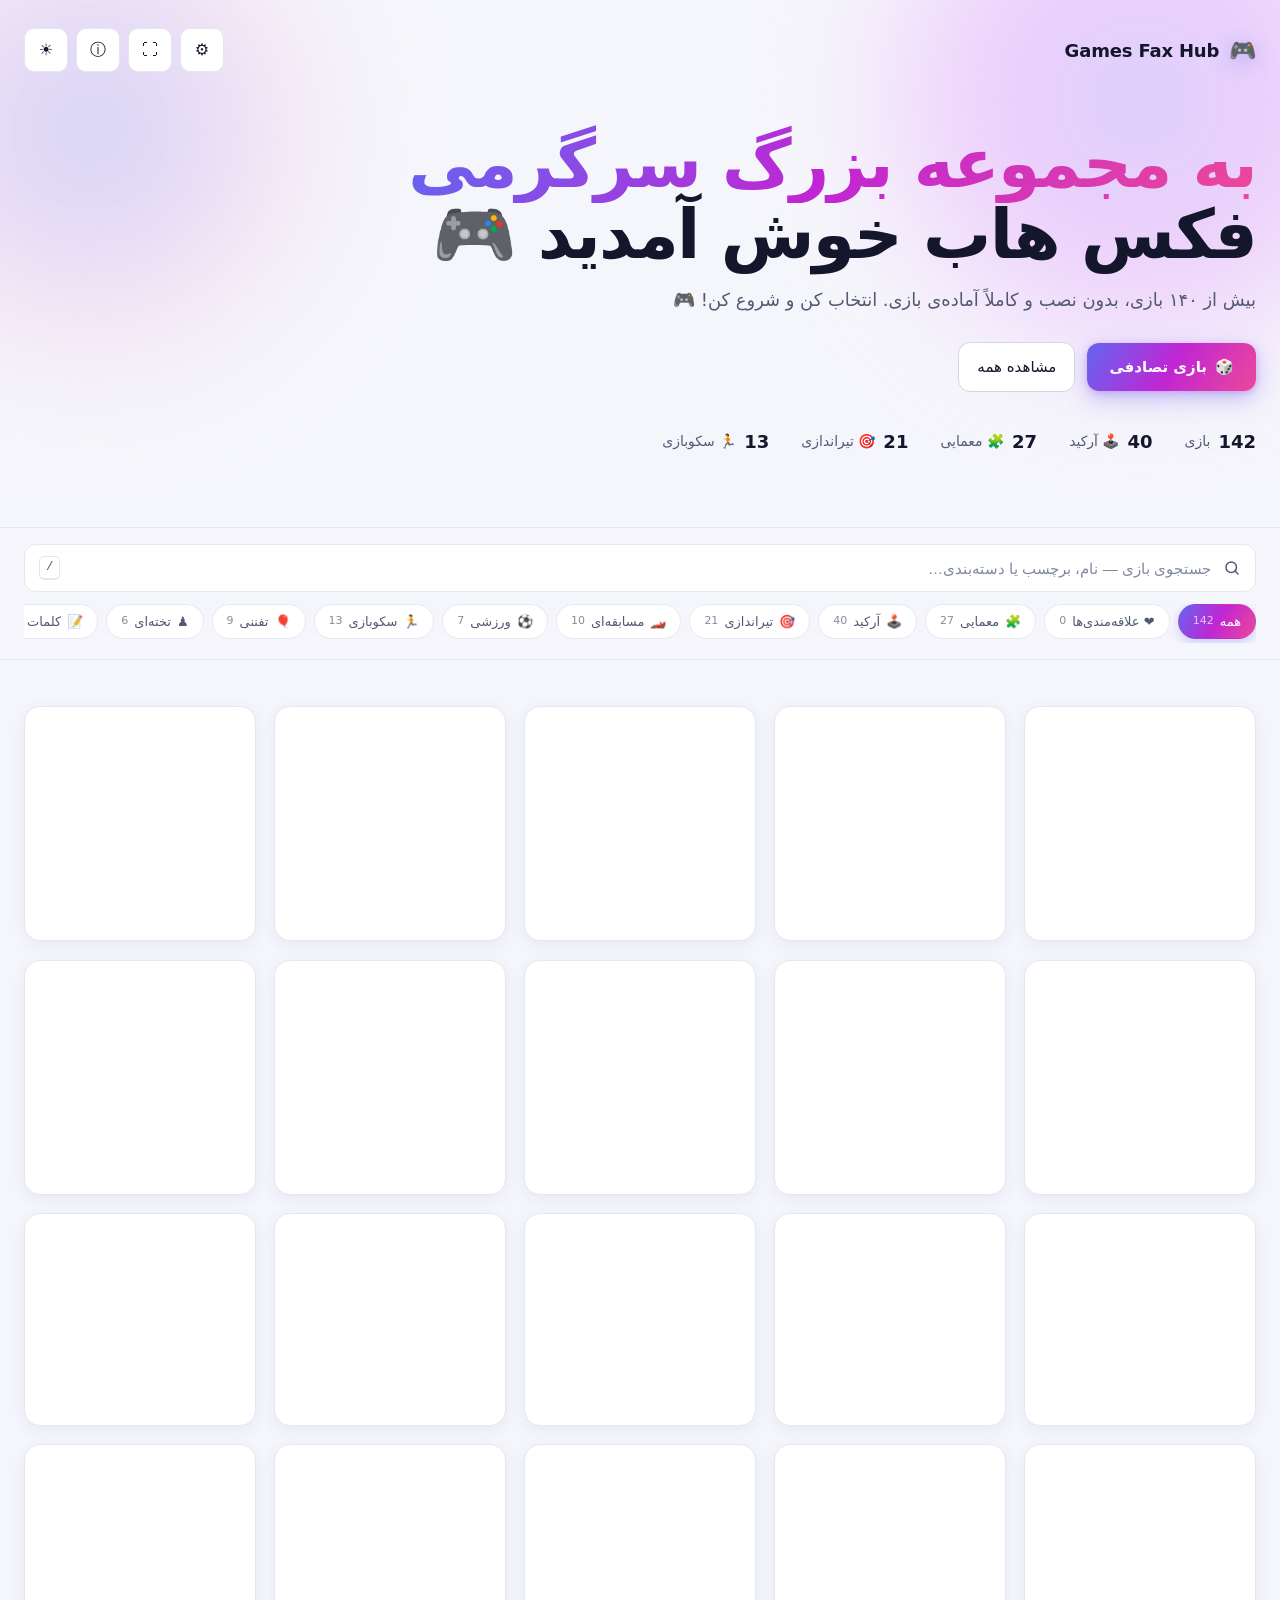
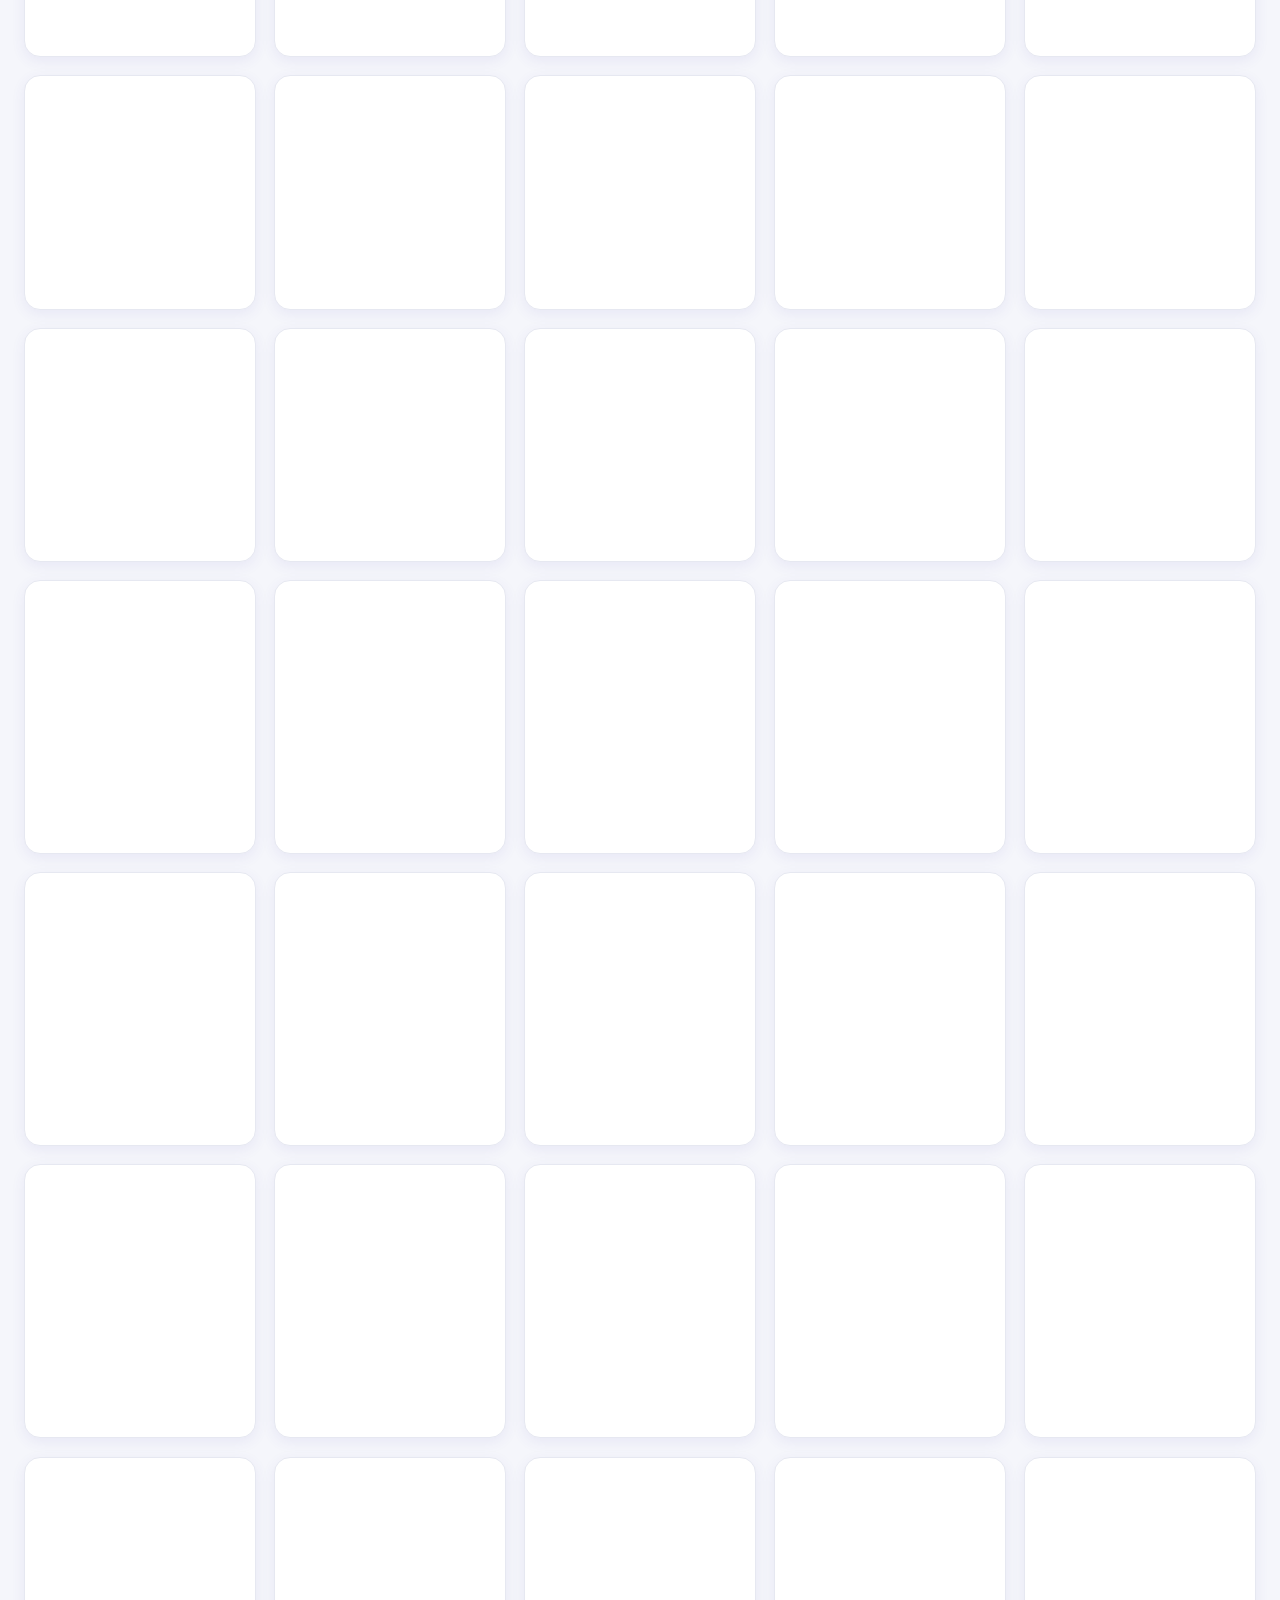
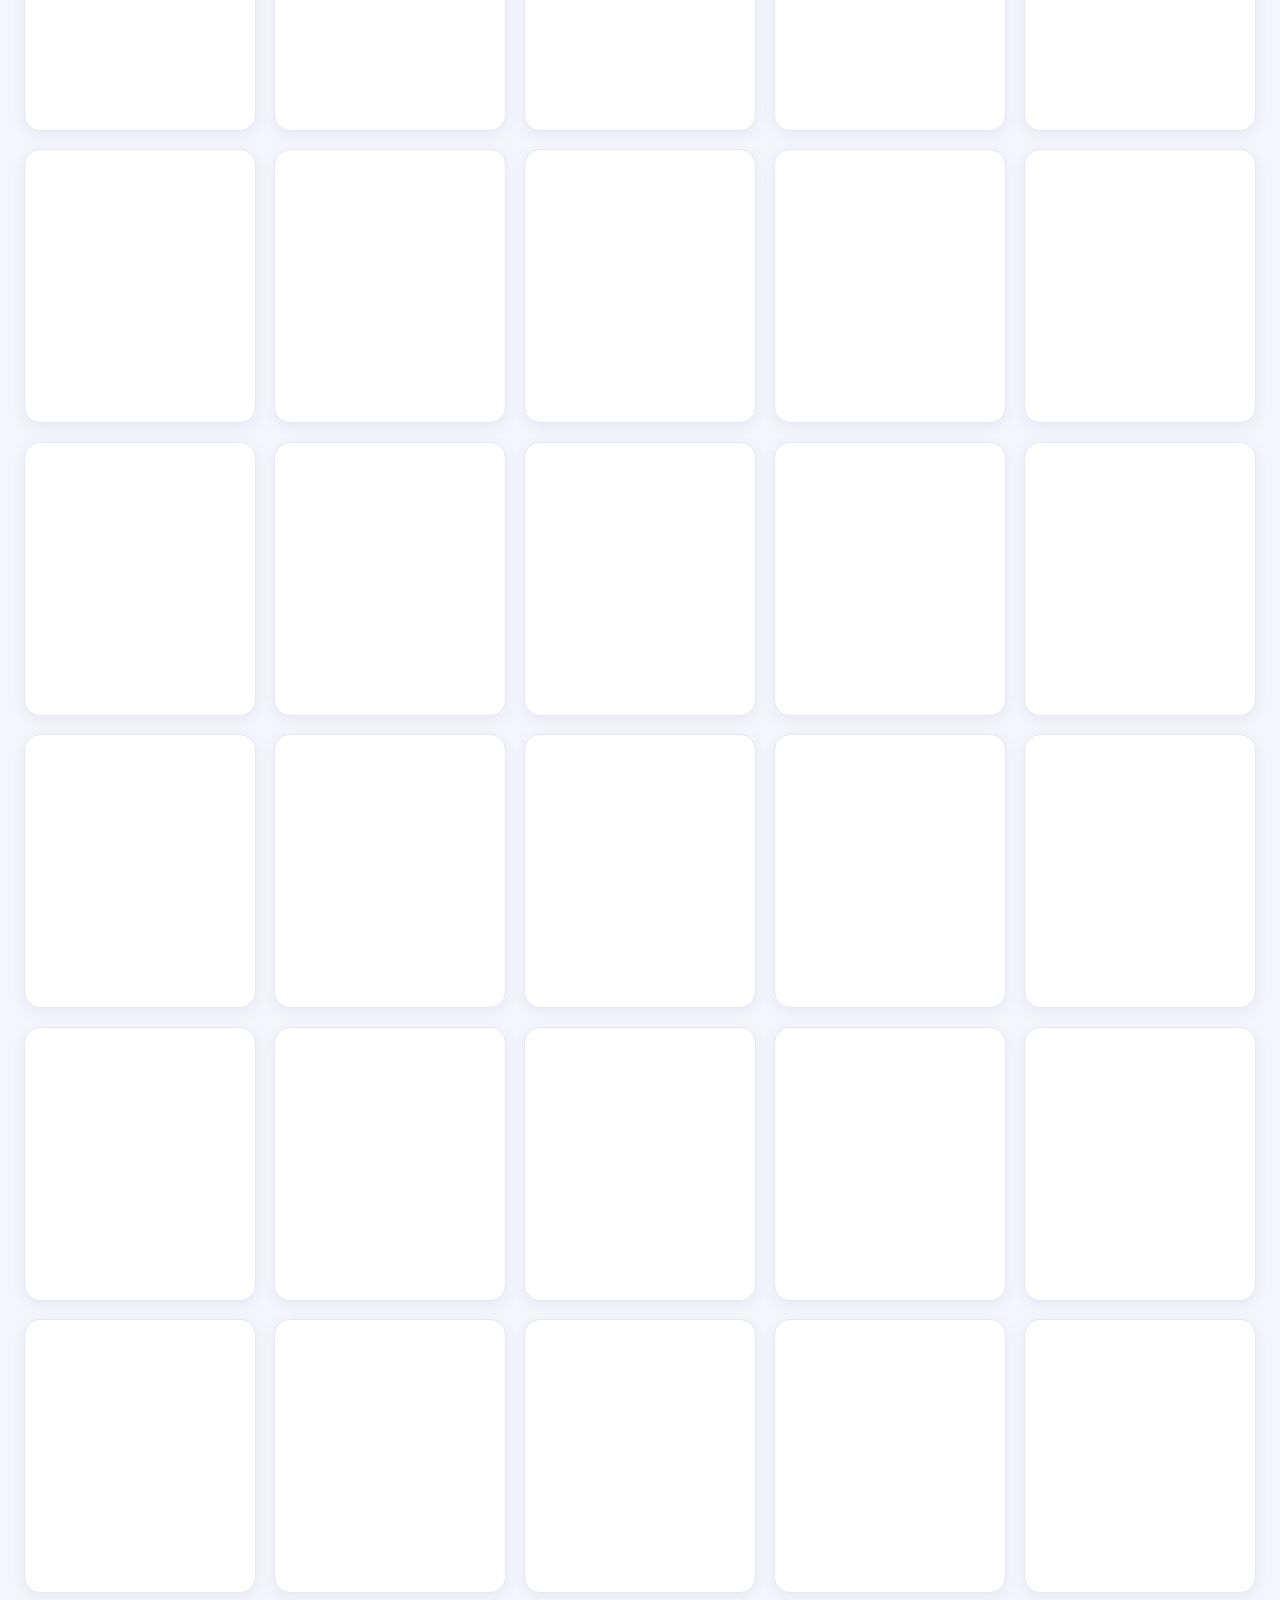
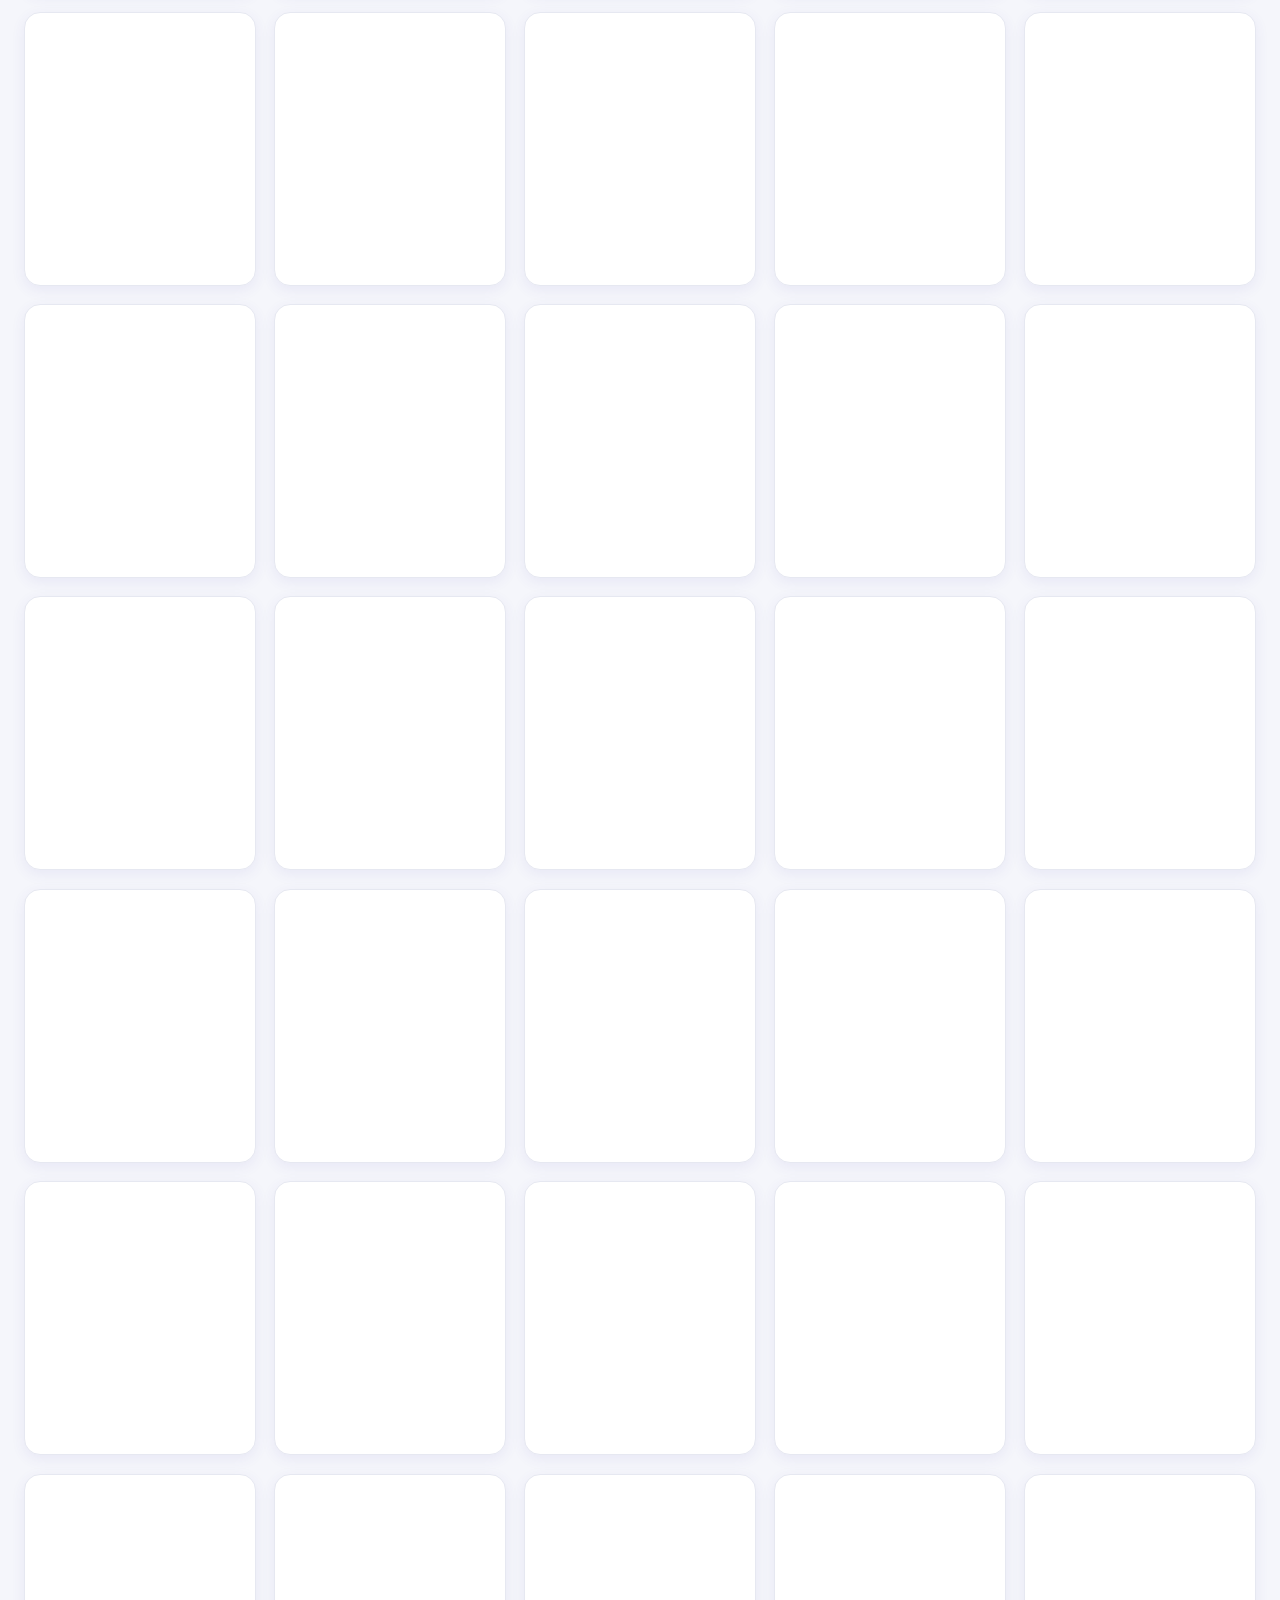
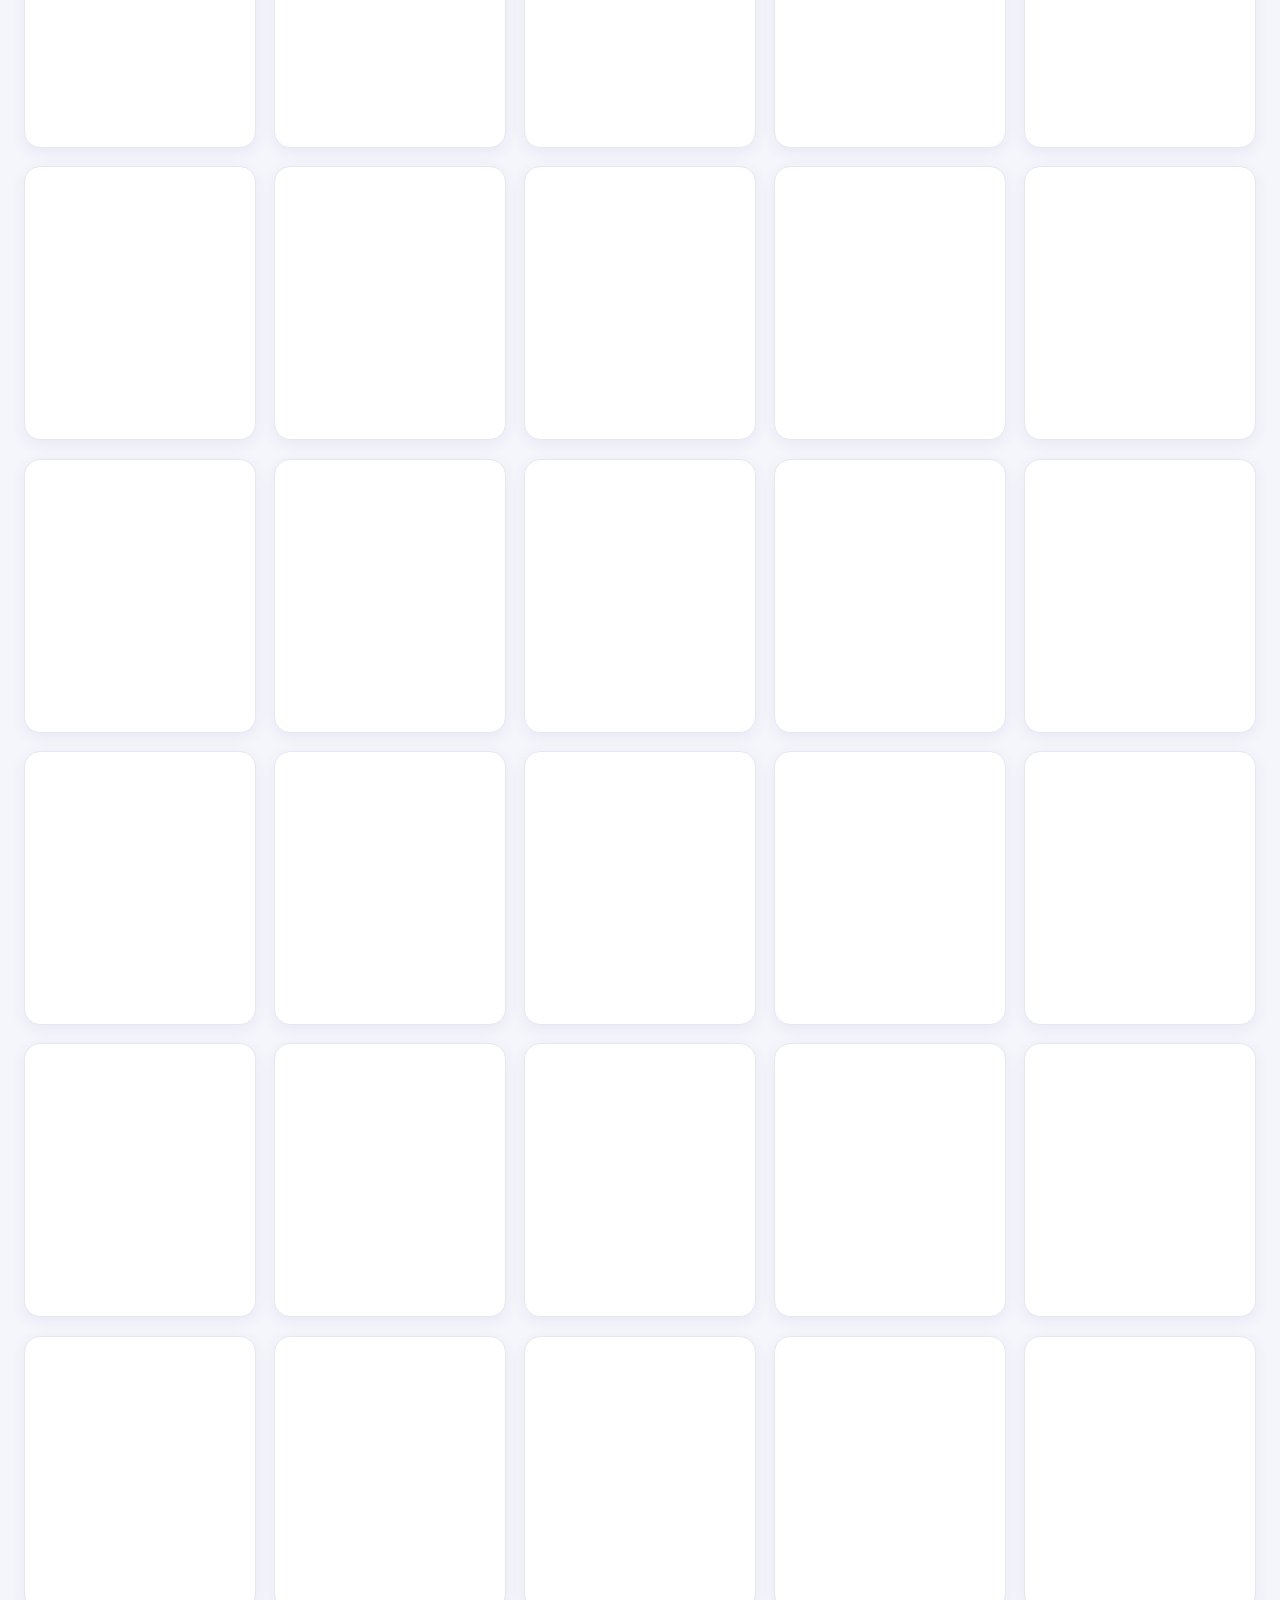
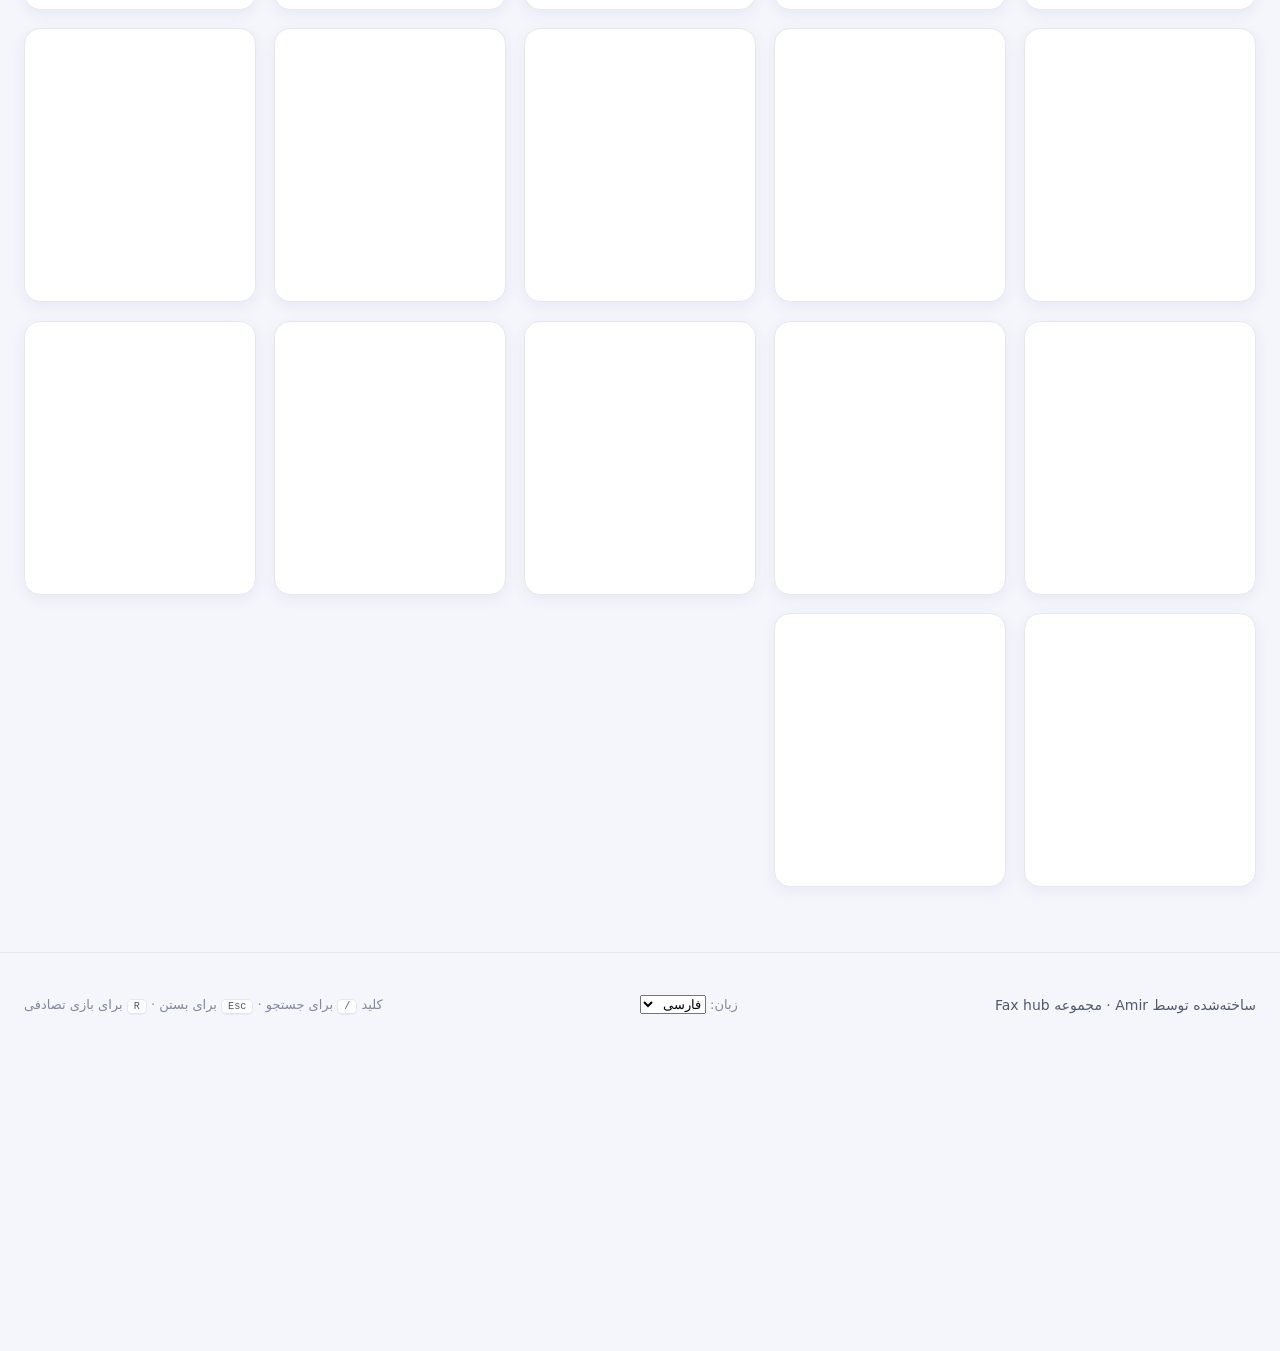
<file: index.html>
<!DOCTYPE html>
<html lang="fa" dir="ltr">
<head>
  <meta charset="UTF-8" />
  <meta name="viewport" content="width=device-width, initial-scale=1, viewport-fit=cover" />
  <meta name="theme-color" content="#f5f6fb" />
  <title>Games Fax Hub — 140+ Browser Games</title>
  <meta name="description" content="A curated collection of 140+ playable HTML/Phaser/Three.js browser games. Click and play instantly." />
  <meta property="og:title" content="Games Fax Hub — 140+ Browser Games" />
  <meta property="og:description" content="Click and play 140+ HTML5 games in your browser. Built with Phaser & Three.js." />
  <meta property="og:type" content="website" />
  <meta property="og:image" content="assets/og-image.svg" />
  <meta name="twitter:card" content="summary_large_image" />
  <link rel="icon" type="image/png" sizes="32x32" href="assets/favicon-32.png" />
  <link rel="icon" type="image/svg+xml" href="assets/favicon.svg" />
  <link rel="apple-touch-icon" sizes="180x180" href="assets/apple-touch-icon.png" />
  <link rel="stylesheet" href="site/styles.css" />
  <link rel="manifest" href="manifest.webmanifest" />
</head>
<body>
  <header class="hero">
    <div class="hero__inner">
      <div class="hero__top">
        <a class="brand" href="#">
          <span class="brand__logo" aria-hidden="true">🎮</span>
          <span class="brand__text" data-i18n="brand.name"></span>
        </a>
        <div class="hero__actions">
          <button id="fax-settings-toggle" class="btn-icon" type="button" aria-label="تنظیمات" title="تنظیمات">⚙️</button>
          <button id="page-fullscreen-toggle" class="btn-icon" type="button" aria-label="تمام‌صفحه" title="تمام‌صفحه" aria-pressed="false">⛶</button>
          <a id="about-link" class="btn-icon" href="about.html" aria-label="درباره ما" title="درباره ما">ⓘ</a>
          <button id="theme-toggle" class="btn-icon" type="button" data-i18n-aria-label="aria.toggleTheme">
            <span class="theme-icon">☀️</span>
          </button>
        </div>
      </div>

      <h1 class="hero__title">
        <span class="grad" data-i18n="hero.titleLine1"></span>
        <br /><span data-i18n="hero.titleLine2"></span>
      </h1>
      <p class="hero__sub" data-i18n="hero.subtitle"></p>

      <div class="hero__cta">
        <button class="btn-primary" id="random-game" type="button">
          <span>🎲</span> <span data-i18n="cta.playRandom"></span>
        </button>
        <a class="btn-ghost" href="#games" data-i18n="cta.browseAll"></a>
      </div>

      <div class="stats" id="stats" aria-hidden="true">
        <!-- filled by JS: total + per-category counts -->
      </div>
    </div>
  </header>

  <main>
    <section class="controls" data-i18n-aria-label="aria.filterGames">
      <div class="controls__inner">
        <label class="search">
          <svg viewBox="0 0 24 24" width="18" height="18" aria-hidden="true"><path fill="none" stroke="currentColor" stroke-width="2" stroke-linecap="round" d="m20 20-4.35-4.35M11 18a7 7 0 1 1 0-14 7 7 0 0 1 0 14Z"/></svg>
          <input type="search" id="search-input" data-i18n-placeholder="search.placeholder" autocomplete="off" />
          <kbd class="search__kbd">/</kbd>
        </label>

        <nav class="filters" id="filters" data-i18n-aria-label="aria.categories">
          <!-- filled by JS -->
        </nav>
      </div>
    </section>

    <section class="fax-dashboard" id="fax-dashboard">
      <div class="fax-dashboard__inner">
        <section class="fax-shelf" id="recent-shelf" hidden><h2 id="recent-title">🕘 اخیراً بازی‌شده</h2><div class="fax-mini-grid" id="recent-grid"></div></section>
        <section class="fax-shelf" id="popular-shelf" hidden><h2 id="popular-title">🔥 محبوب‌ترین‌ها روی این دستگاه</h2><div class="fax-mini-grid" id="popular-grid"></div></section>
      </div>
    </section>

    <section class="games" id="games" aria-live="polite">
      <div class="games__inner">
        <div class="games__grid" id="grid"></div>
        <p class="games__empty" id="empty" hidden>
          <span data-i18n="empty.noMatches"></span> <button class="link" id="clear-filters" type="button" data-i18n="empty.clearFilters"></button>
        </p>
      </div>
    </section>
  </main>

  <footer class="footer">
    <div class="footer__inner">
      <p>
        <span data-i18n="footer.builtBy"></span> Amir
        · <span data-i18n="footer.collection"></span>
      </p>
      <p class="footer__hint">
        <label for="language-select" data-i18n="footer.language"></label>
        <select id="language-select">
          <option value="fa" data-i18n="language.persian"></option>
          <option value="en" data-i18n="language.english"></option>
        </select>
      </p>
      <p class="footer__hint"><span data-i18n="footer.press"></span> <kbd>/</kbd> <span data-i18n="footer.toSearch"></span> · <kbd>Esc</kbd> <span data-i18n="footer.toClose"></span> · <kbd>R</kbd> <span data-i18n="footer.forRandom"></span></p>
    </div>
  </footer>

  <!-- Modal player -->
  <div class="modal" id="modal" role="dialog" aria-modal="true" aria-labelledby="modal-title" hidden>
    <div class="modal__backdrop" data-close></div>
    <div class="modal__panel">
      <header class="modal__bar">
        <div class="modal__meta">
          <span class="modal__chip" id="modal-chip"></span>
          <h2 id="modal-title" class="modal__title" data-i18n="modal.defaultTitle"></h2>
        </div>
        <div class="modal__tools">
          <button class="btn-icon" id="modal-fullscreen" type="button" data-i18n-aria-label="aria.toggleFullscreen" data-i18n-title="title.fullscreen">⛶</button>
          <button class="btn-icon" id="modal-reload" type="button" data-i18n-aria-label="aria.restartGame" data-i18n-title="title.restart">↻</button>
          <a class="btn-icon" id="modal-open" target="_blank" rel="noopener" data-i18n-aria-label="aria.openInNewTab" data-i18n-title="title.openInNewTab">↗</a>
          <button class="btn-icon" id="modal-info" type="button" aria-label="اطلاعات بازی" title="اطلاعات بازی">ⓘ</button>
          <button class="btn-icon btn-icon--danger" id="modal-close" type="button" data-i18n-aria-label="aria.close" data-close data-i18n-title="title.close">✕</button>
        </div>
      </header>
      <div class="modal__frame-wrap">
        <iframe id="modal-frame" class="modal__frame" data-i18n-title="title.game" allow="autoplay; fullscreen; gamepad" sandbox="allow-scripts allow-same-origin allow-pointer-lock allow-modals allow-popups allow-forms"></iframe>
      </div>
    </div>
  </div>

  <script src="site/app.js" defer></script>

  <div id="fax-settings" class="fax-settings" hidden>
    <div class="fax-settings__backdrop" data-fax-close></div>
    <section class="fax-settings__panel" role="dialog" aria-modal="true">
      <header class="fax-settings__header">
        <h2 id="fax-settings-title">تنظیمات</h2>
        <button class="btn-icon btn-icon--danger" type="button" data-fax-close>✕</button>
      </header>
      <div class="fax-settings__section">
        <h3 id="fax-language-title">🌐 زبان</h3>
        <div class="fax-row">
          <button type="button" class="fax-choice" data-fax-lang="fa">🇮🇷 فارسی</button>
          <button type="button" class="fax-choice" data-fax-lang="en">🇬🇧 English</button>
        </div>
      </div>
      <div class="fax-settings__section">
        <h3 id="fax-data-title">💾 اطلاعات و نصب</h3>
        <div class="fax-row"><button id="fax-install" class="btn-primary" type="button">📱 نصب Games Fax Hub</button><button id="fax-export" class="btn-ghost" type="button">خروجی تنظیمات</button><button id="fax-import" class="btn-ghost" type="button">ورود تنظیمات</button><input id="fax-import-file" type="file" accept="application/json" hidden></div>
      </div>
      <div class="fax-settings__section">
        <h3 id="fax-theme-title">🎨 تم</h3>
        <div id="fax-theme-grid" class="fax-theme-grid"></div>
        <details class="fax-custom">
          <summary id="fax-custom-title">ساخت تم اختصاصی</summary>
          <div class="fax-colors">
            <label>پس‌زمینه <input type="color" data-fax-color="bg" value="#f5f6fb"></label>
            <label>کارت <input type="color" data-fax-color="card" value="#ffffff"></label>
            <label>رنگ اصلی <input type="color" data-fax-color="accent" value="#7c87ff"></label>
            <label>متن <input type="color" data-fax-color="text" value="#171827"></label>
          </div>
          <div class="fax-row">
            <button id="fax-apply-custom" class="btn-primary" type="button">اعمال</button>
            <button id="fax-reset-theme" class="btn-ghost" type="button">پیش‌فرض</button>
          </div>
        </details>
      </div>
    </section>
  </div>

  <div class="fax-info-modal" id="game-info" hidden><div class="fax-info-backdrop" data-info-close></div><section class="fax-info-panel"><button class="btn-icon btn-icon--danger fax-info-close" data-info-close>✕</button><div id="game-info-content"></div><div class="fax-row"><button class="btn-primary" id="info-play">▶ بازی</button><button class="btn-ghost" id="info-share">🔗 اشتراک‌گذاری</button></div></section></div>
</body>
</html>
</file>
<file: site/styles.css>
/* =========================================================
   Games Hub — landing page styles
   Vanilla CSS, no build step. Theme via custom properties.
   Default: light. Add data-theme="dark" on <html> to invert.
   ========================================================= */

:root {
  /* light theme — soft, slightly cool off-white with violet/pink accents */
  --bg: #f5f6fb;
  --bg-elev: #ffffff;
  --bg-card: #ffffff;
  --bg-card-hover: #fbfaff;
  --border: #e6e8f1;
  --border-strong: #d1d5e4;
  --text: #14172b;
  --text-dim: #525a73;
  --text-faint: #8088a3;
  --accent: #6366f1;
  --accent-2: #c026d3;
  --danger: #ef4444;
  --shadow-card: 0 1px 0 rgba(255, 255, 255, 0.7) inset, 0 4px 14px rgba(80, 70, 180, 0.08);
  --shadow-card-hover: 0 1px 0 rgba(255, 255, 255, 0.9) inset, 0 18px 40px rgba(99, 102, 241, 0.18);
  --radius: 16px;
  --radius-lg: 24px;
  --max-w: 1240px;
  --grad: linear-gradient(120deg, #6366f1 0%, #c026d3 50%, #ec4899 100%);

  /* per-category accent (set by JS data-category on cards) */
  --c-puzzle: #7c3aed;
  --c-arcade: #ec4899;
  --c-shooter: #ef4444;
  --c-racing: #f59e0b;
  --c-sports: #10b981;
  --c-platformer: #06b6d4;
  --c-casual: #f472b6;
  --c-board: #64748b;
  --c-word-quiz: #3b82f6;
  --c-3d: #8b5cf6;
}

[data-theme="dark"] {
  --bg: #0b0d12;
  --bg-elev: #11141b;
  --bg-card: #161a23;
  --bg-card-hover: #1c2231;
  --border: #232938;
  --border-strong: #2e364a;
  --text: #e6e8ee;
  --text-dim: #9aa2b4;
  --text-faint: #6b7589;
  --accent: #818cf8;
  --accent-2: #d946ef;
  --shadow-card: 0 1px 0 rgba(255, 255, 255, 0.03), 0 8px 24px rgba(0, 0, 0, 0.35);
  --shadow-card-hover: 0 1px 0 rgba(255, 255, 255, 0.05), 0 18px 40px rgba(0, 0, 0, 0.55);
}

* { box-sizing: border-box; }

html, body {
  margin: 0;
  padding: 0;
  background: var(--bg);
  color: var(--text);
  font-family: ui-sans-serif, system-ui, -apple-system, "Segoe UI", Roboto, "Helvetica Neue", Arial, sans-serif;
  font-size: 16px;
  line-height: 1.5;
  -webkit-font-smoothing: antialiased;
  text-rendering: optimizeLegibility;
}

a { color: var(--accent); text-decoration: none; }
a:hover { text-decoration: underline; }

button { font: inherit; color: inherit; cursor: pointer; }

kbd {
  font-family: ui-monospace, "SF Mono", Menlo, Consolas, monospace;
  font-size: 0.78em;
  background: var(--bg-elev);
  border: 1px solid var(--border);
  border-bottom-width: 2px;
  border-radius: 5px;
  padding: 1px 6px;
  color: var(--text-dim);
}

/* ---------- HERO ---------- */
.hero {
  position: relative;
  overflow: hidden;
  padding: 28px 24px 72px;
  background: var(--bg);
  border-bottom: 1px solid var(--border);
}
/* animated gradient orbs */
.hero::before,
.hero::after {
  content: "";
  position: absolute;
  border-radius: 50%;
  filter: blur(70px);
  opacity: 0.55;
  pointer-events: none;
  z-index: 0;
}
.hero::before {
  width: 520px; height: 520px;
  top: -160px; right: -120px;
  background: radial-gradient(circle, #c4b5fd, #f0abfc 60%, transparent 70%);
  animation: float-a 18s ease-in-out infinite;
}
.hero::after {
  width: 460px; height: 460px;
  top: -100px; left: -140px;
  background: radial-gradient(circle, #a5b4fc, #fbcfe8 60%, transparent 70%);
  animation: float-b 22s ease-in-out infinite;
}
[data-theme="dark"] .hero::before { opacity: 0.22; }
[data-theme="dark"] .hero::after { opacity: 0.22; }

.hero__inner {
  position: relative;
  z-index: 1;
  max-width: var(--max-w);
  margin: 0 auto;
}
.hero__top {
  display: flex;
  align-items: center;
  justify-content: space-between;
  margin-bottom: 56px;
}
.brand {
  display: inline-flex;
  align-items: center;
  gap: 10px;
  font-weight: 800;
  font-size: 18px;
  color: var(--text);
  text-decoration: none;
  letter-spacing: -0.01em;
}
.brand:hover { text-decoration: none; }
.brand__logo {
  font-size: 22px;
  filter: drop-shadow(0 4px 10px rgba(99, 102, 241, 0.4));
}

.hero__actions {
  display: flex;
  gap: 8px;
  align-items: center;
}

.btn-icon {
  display: inline-flex;
  align-items: center;
  justify-content: center;
  width: 76px;
  height: 72px;
  flex: 0 0 76px;
  gap: 6px;
  padding: 0;
  border: 1px solid var(--border);
  border-radius: 10px;
  background: var(--bg-card);
  color: var(--text);
  text-decoration: none;
  transition: background 0.15s ease, border-color 0.15s ease, transform 0.1s ease, box-shadow 0.15s ease;
}
.btn-icon:hover {
  background: var(--bg-card-hover);
  border-color: var(--border-strong);
  text-decoration: none;
  box-shadow: 0 4px 12px rgba(99, 102, 241, 0.12);
}
.btn-icon:active { transform: translateY(1px); }
.btn-icon--danger:hover { color: var(--danger); border-color: var(--danger); }

.theme-icon { font-size: 16px; line-height: 1; }
.star-count {
  font-size: 13px;
  color: var(--text-dim);
}
.star-count em { font-style: normal; color: var(--text); font-weight: 700; }

.hero__title {
  font-size: clamp(34px, 5.5vw, 68px);
  line-height: 1.05;
  font-weight: 800;
  letter-spacing: -0.025em;
  margin: 0 0 16px;
}
.grad {
  background: var(--grad);
  -webkit-background-clip: text;
  background-clip: text;
  color: transparent;
}
.hero__sub {
  font-size: clamp(15px, 1.4vw, 18px);
  color: var(--text-dim);
  max-width: 640px;
  margin: 0 0 28px;
}
.hero__cta {
  display: flex;
  gap: 12px;
  flex-wrap: wrap;
  align-items: center;
}
.btn-primary {
  display: inline-flex;
  align-items: center;
  gap: 8px;
  padding: 13px 22px;
  border: 0;
  border-radius: 12px;
  background: var(--grad);
  color: white;
  font-weight: 600;
  font-size: 15px;
  box-shadow: 0 8px 22px rgba(99, 102, 241, 0.35), 0 2px 6px rgba(192, 38, 211, 0.25);
  transition: transform 0.12s ease, box-shadow 0.15s ease, filter 0.15s ease;
}
.btn-primary:hover {
  transform: translateY(-1px);
  box-shadow: 0 12px 30px rgba(99, 102, 241, 0.45), 0 4px 10px rgba(236, 72, 153, 0.3);
  filter: brightness(1.06);
}
.btn-primary:active { transform: translateY(0); }
.btn-ghost {
  padding: 13px 18px;
  border: 1px solid var(--border-strong);
  border-radius: 12px;
  color: var(--text);
  font-weight: 500;
  font-size: 15px;
  background: var(--bg-card);
  transition: border-color 0.15s ease, background 0.15s ease;
}
.btn-ghost:hover { background: var(--bg-card-hover); border-color: var(--accent); text-decoration: none; }

.stats {
  display: flex;
  gap: 24px 32px;
  flex-wrap: wrap;
  margin-top: 36px;
  color: var(--text-dim);
  font-size: 14px;
}
.stat { display: inline-flex; align-items: center; gap: 8px; }
.stat__num { color: var(--text); font-weight: 700; font-size: 18px; }

/* ---------- CONTROLS ---------- */
.controls {
  position: sticky;
  top: 0;
  z-index: 20;
  padding: 16px 24px;
  background: color-mix(in oklab, var(--bg) 72%, transparent);
  backdrop-filter: blur(14px) saturate(140%);
  -webkit-backdrop-filter: blur(14px) saturate(140%);
  border-bottom: 1px solid var(--border);
}
.controls__inner {
  max-width: var(--max-w);
  margin: 0 auto;
  display: flex;
  flex-direction: column;
  gap: 12px;
}

.search {
  display: flex;
  align-items: center;
  gap: 10px;
  padding: 11px 14px;
  background: var(--bg-card);
  border: 1px solid var(--border);
  border-radius: 12px;
  color: var(--text-dim);
  transition: border-color 0.15s ease, background 0.15s ease, box-shadow 0.15s ease;
}
.search:focus-within {
  border-color: var(--accent);
  background: var(--bg-elev);
  box-shadow: 0 0 0 4px color-mix(in oklab, var(--accent) 18%, transparent);
}
.search input {
  flex: 1;
  background: transparent;
  border: 0;
  outline: none;
  color: var(--text);
  font-size: 15px;
  min-width: 0;
}
.search input::placeholder { color: var(--text-faint); }
.search__kbd { display: none; }
@media (min-width: 640px) {
  .search__kbd { display: inline-block; }
}

.filters {
  display: flex;
  gap: 8px;
  overflow-x: auto;
  scrollbar-width: none;
  padding-bottom: 4px;
}
.filters::-webkit-scrollbar { display: none; }
.chip {
  flex-shrink: 0;
  display: inline-flex;
  align-items: center;
  gap: 6px;
  padding: 7px 14px;
  border: 1px solid var(--border);
  border-radius: 999px;
  background: var(--bg-card);
  color: var(--text-dim);
  font-size: 13px;
  font-weight: 500;
  white-space: nowrap;
  transition: all 0.15s ease;
}
.chip:hover {
  border-color: var(--border-strong);
  color: var(--text);
  transform: translateY(-1px);
}
.chip[aria-pressed="true"] {
  background: var(--grad);
  color: #fff;
  border-color: transparent;
  box-shadow: 0 4px 12px rgba(99, 102, 241, 0.3);
}
.chip__count {
  font-size: 11px;
  opacity: 0.7;
  font-variant-numeric: tabular-nums;
}

/* ---------- GAMES GRID ---------- */
.games { padding: 36px 24px 64px; }
.games__inner { max-width: var(--max-w); margin: 0 auto; }

.games__grid {
  display: grid;
  grid-template-columns: repeat(auto-fill, minmax(220px, 1fr));
  gap: 18px;
}

.card {
  position: relative;
  display: flex;
  flex-direction: column;
  background: var(--bg-card);
  border: 1px solid var(--border);
  border-radius: var(--radius);
  overflow: hidden;
  text-align: left;
  cursor: pointer;
  transition: transform 0.18s ease, box-shadow 0.2s ease, border-color 0.2s ease;
  box-shadow: var(--shadow-card);
  padding: 0;
  width: 100%;
  font: inherit;
  color: inherit;
}
.card:hover {
  transform: translateY(-4px);
  box-shadow:
    var(--shadow-card-hover),
    0 0 0 1px color-mix(in oklab, var(--card-c1, var(--accent)) 30%, transparent);
  border-color: transparent;
}
.card:focus-visible {
  outline: 2px solid var(--accent);
  outline-offset: 2px;
}

.card__art {
  position: relative;
  aspect-ratio: 16 / 10;
  display: flex;
  align-items: center;
  justify-content: center;
  background: linear-gradient(135deg, var(--card-c1, #888), var(--card-c2, #555));
  overflow: hidden;
}
.card__art::before {
  content: "";
  position: absolute;
  inset: 0;
  background:
    radial-gradient(80% 60% at 80% 100%, rgba(255,255,255,0.18), transparent 60%),
    radial-gradient(60% 80% at 20% 0%, rgba(255,255,255,0.28), transparent 65%);
  pointer-events: none;
}
.card__art::after {
  content: "";
  position: absolute;
  inset: 0;
  background: radial-gradient(60% 80% at 30% 20%, rgba(255,255,255,0.22), transparent 70%);
  pointer-events: none;
  mix-blend-mode: overlay;
}
.card__emoji {
  position: relative;
  z-index: 1;
  font-size: 56px;
  line-height: 1;
  filter: drop-shadow(0 6px 14px rgba(0,0,0,0.28));
  transition: transform 0.3s cubic-bezier(.2,.9,.3,1.4);
}
.card:hover .card__emoji { transform: scale(1.12) rotate(-4deg); }

.card__play {
  position: absolute;
  inset: auto 12px 12px auto;
  width: 36px; height: 36px;
  display: grid;
  place-items: center;
  border-radius: 999px;
  background: rgba(255, 255, 255, 0.92);
  color: #14172b;
  backdrop-filter: blur(4px);
  font-size: 14px;
  font-weight: 700;
  opacity: 0;
  transform: translateY(4px) scale(0.9);
  transition: opacity 0.18s ease, transform 0.18s ease;
  box-shadow: 0 4px 14px rgba(0,0,0,0.18);
  z-index: 2;
}
.card:hover .card__play { opacity: 1; transform: translateY(0) scale(1); }

.card__body {
  padding: 14px 14px 16px;
}
.card__title {
  font-size: 15px;
  font-weight: 700;
  margin: 0 0 4px;
  color: var(--text);
  letter-spacing: -0.005em;
}
.card__desc {
  font-size: 13px;
  color: var(--text-dim);
  line-height: 1.45;
  margin: 0;
  display: -webkit-box;
  -webkit-line-clamp: 2;
  -webkit-box-orient: vertical;
  overflow: hidden;
}
.card__meta {
  margin-top: 10px;
  display: flex;
  gap: 6px;
  flex-wrap: wrap;
  align-items: center;
}
.card__chip {
  display: inline-flex;
  align-items: center;
  gap: 4px;
  font-size: 11px;
  font-weight: 600;
  padding: 3px 9px;
  border-radius: 999px;
  background: color-mix(in oklab, var(--card-c1, var(--accent)) 14%, var(--bg-card));
  color: color-mix(in oklab, var(--card-c1, var(--accent)) 70%, var(--text));
  border: 1px solid color-mix(in oklab, var(--card-c1, var(--accent)) 22%, var(--border));
}
.card__tech {
  font-size: 11px;
  color: var(--text-faint);
  font-weight: 600;
  text-transform: uppercase;
  letter-spacing: 0.06em;
}

.games__empty {
  text-align: center;
  color: var(--text-dim);
  padding: 60px 20px;
}
.link {
  background: none;
  border: 0;
  color: var(--accent);
  text-decoration: underline;
  cursor: pointer;
  padding: 0;
}

/* ---------- FOOTER ---------- */
.footer {
  border-top: 1px solid var(--border);
  padding: 28px 24px 40px;
  color: var(--text-dim);
  font-size: 14px;
}
.footer__inner {
  max-width: var(--max-w);
  margin: 0 auto;
  display: flex;
  flex-wrap: wrap;
  gap: 12px;
  justify-content: space-between;
  align-items: center;
}
.footer__hint { margin: 0; color: var(--text-faint); font-size: 13px; }

/* ---------- MODAL ---------- */
.modal {
  position: fixed;
  inset: 0;
  z-index: 100;
  display: grid;
  place-items: center;
  padding: 20px;
}
.modal[hidden] { display: none; }
.modal__backdrop {
  position: absolute;
  inset: 0;
  background: rgba(20, 23, 43, 0.45);
  backdrop-filter: blur(6px);
  animation: fadeIn 0.18s ease;
}
[data-theme="dark"] .modal__backdrop { background: rgba(5, 7, 12, 0.78); }
.modal__panel {
  position: relative;
  width: min(1100px, 100%);
  height: min(820px, 100%);
  background: var(--bg-elev);
  border: 1px solid var(--border-strong);
  border-radius: 20px;
  box-shadow: 0 30px 70px rgba(80, 70, 180, 0.35);
  overflow: hidden;
  display: flex;
  flex-direction: column;
  animation: pop 0.22s cubic-bezier(.2,.9,.3,1.2);
}
[data-theme="dark"] .modal__panel { box-shadow: 0 30px 70px rgba(0,0,0,0.6); }
.modal__bar {
  display: flex;
  align-items: center;
  justify-content: space-between;
  padding: 12px 14px;
  border-bottom: 1px solid var(--border);
  gap: 10px;
}
.modal__meta {
  display: flex;
  align-items: center;
  gap: 10px;
  min-width: 0;
}
.modal__chip {
  flex-shrink: 0;
  font-size: 12px;
  font-weight: 600;
  padding: 4px 10px;
  border-radius: 999px;
  color: white;
  background: var(--grad);
  text-transform: capitalize;
}
.modal__title {
  font-size: 16px;
  font-weight: 700;
  margin: 0;
  white-space: nowrap;
  overflow: hidden;
  text-overflow: ellipsis;
}
 .modal__tools {
  display: flex;
  align-items: center;
  gap: 6px;
  flex: 0 0 auto;
}
.modal__tools .btn-icon {
  width: 44px;
  height: 42px;
  flex: 0 0 44px;
  min-width: 0;
  border-radius: 9px;
  font-size: 17px;
}
@media (max-width: 640px) {
  .modal__bar {
    padding: 8px 9px;
    gap: 6px;
  }
  .modal__tools { gap: 4px; }
  .modal__tools .btn-icon {
    width: 38px;
    height: 38px;
    flex-basis: 38px;
    font-size: 16px;
  }
  .modal__meta { gap: 6px; }
  .modal__title { font-size: 13px; }
}
.modal__frame-wrap {
  flex: 1;
  background: #000;
  position: relative;
  min-height: 0;
}
.modal__frame {
  width: 100%;
  height: 100%;
  border: 0;
  display: block;
}

@keyframes fadeIn { from { opacity: 0 } to { opacity: 1 } }
@keyframes pop {
  from { opacity: 0; transform: translateY(10px) scale(.98) }
  to   { opacity: 1; transform: translateY(0) scale(1) }
}
@keyframes float-a {
  0%, 100% { transform: translate(0, 0) scale(1); }
  50%      { transform: translate(-30px, 40px) scale(1.08); }
}
@keyframes float-b {
  0%, 100% { transform: translate(0, 0) scale(1); }
  50%      { transform: translate(40px, 30px) scale(1.12); }
}

/* ---------- RESPONSIVE ---------- */
@media (max-width: 640px) {
  .hero { padding: 20px 16px 48px; }
  .hero__top { margin-bottom: 36px; }
  .hero::before { width: 320px; height: 320px; }
  .hero::after { width: 280px; height: 280px; }
  .controls { padding: 12px 16px; }
  .games { padding: 24px 16px 48px; }
  .games__grid { grid-template-columns: repeat(auto-fill, minmax(150px, 1fr)); gap: 12px; }
  .card__emoji { font-size: 44px; }
  .card__body { padding: 12px; }
  .card__title { font-size: 14px; }
  .card__desc { font-size: 12px; -webkit-line-clamp: 2; }
  .modal { padding: 0; }
  .modal__panel { height: 100%; width: 100%; border-radius: 0; border: 0; }
  .footer__inner { flex-direction: column; align-items: flex-start; }
}

@media (prefers-reduced-motion: reduce) {
  *, *::before, *::after { animation: none !important; transition: none !important; }
}


/* Games Fax Hub isolated settings styles */
.fax-settings{position:fixed;inset:0;z-index:99999;display:grid;place-items:center;padding:16px}
.fax-settings[hidden]{display:none}
.fax-settings__backdrop{position:absolute;inset:0;background:rgba(0,0,0,.55);backdrop-filter:blur(6px)}
.fax-settings__panel{position:relative;width:min(680px,100%);max-height:88vh;overflow:auto;background:var(--bg,#fff);color:var(--text,#171827);border:1px solid var(--border,#ddd);border-radius:22px;padding:18px;box-shadow:0 30px 80px rgba(0,0,0,.3)}
.fax-settings__header{display:flex;align-items:center;justify-content:space-between;border-bottom:1px solid var(--border,#ddd);padding-bottom:12px}
.fax-settings__header h2,.fax-settings__section h3{margin:0}
.fax-settings__section{padding:18px 0;border-bottom:1px solid var(--border,#ddd)}
.fax-row{display:flex;gap:10px;flex-wrap:wrap;margin-top:12px}
.fax-choice,.fax-theme{cursor:pointer;border:1px solid var(--border,#ddd);border-radius:12px;background:var(--surface,#fff);color:inherit;padding:10px 12px}
.fax-theme-grid{display:grid;grid-template-columns:repeat(5,1fr);gap:9px;margin-top:12px}
.fax-theme{display:grid;gap:7px;text-align:center;padding:8px}
.fax-theme span{display:grid;grid-template-columns:repeat(3,1fr);height:24px;border-radius:7px;overflow:hidden}
.fax-theme i{display:block}
.fax-custom{margin-top:15px}.fax-custom summary{cursor:pointer;font-weight:700}
.fax-colors{display:grid;grid-template-columns:1fr 1fr;gap:9px;margin-top:12px}
.fax-colors label{display:flex;align-items:center;justify-content:space-between;gap:8px;border:1px solid var(--border,#ddd);border-radius:10px;padding:9px}
.fax-colors input{width:38px;height:28px;border:0;background:transparent}
/* Theme overrides are deliberately narrow so original layout/grid stays intact */
html.fax-themed body{background:var(--fax-bg)!important;color:var(--fax-text)!important}
html.fax-themed .card{background:var(--fax-card)!important;color:var(--fax-text)!important}
html.fax-themed .fax-settings__panel{background:var(--fax-card)!important;color:var(--fax-text)!important}
html.fax-themed .btn-primary{background:var(--fax-accent)!important}
@media(max-width:600px){.fax-theme-grid{grid-template-columns:repeat(2,1fr)}.fax-colors{grid-template-columns:1fr}}


/* v2 fixes: Persian changes language, not the site's physical layout */
html[lang="fa"] body{direction:ltr}
html[lang="fa"] .hero__title,
html[lang="fa"] .hero__sub,
html[lang="fa"] .card__body,
html[lang="fa"] .modal__meta{direction:rtl;text-align:right}
html[lang="fa"] .search input{direction:rtl;text-align:right}
html[lang="fa"] .fax-settings__panel{direction:rtl;text-align:right}
html[lang="fa"] .fax-settings__header,
html[lang="fa"] .fax-row,
html[lang="fa"] .fax-theme-grid,
html[lang="fa"] .fax-colors{direction:rtl}




/* v7: Settings buttons now match the site's native buttons */
.fax-settings .fax-choice,
.fax-settings .fax-theme {
  border: 1px solid var(--border-strong);
  border-radius: 12px;
  background: var(--bg-card);
  color: var(--text);
  box-shadow: none;
  transition: border-color .15s ease, background .15s ease, transform .1s ease, box-shadow .15s ease;
}
.fax-settings .fax-choice:hover,
.fax-settings .fax-theme:hover {
  background: var(--bg-card-hover);
  border-color: var(--accent);
  box-shadow: 0 4px 12px rgba(99,102,241,.12);
}
.fax-settings .fax-choice:active,
.fax-settings .fax-theme:active {
  transform: translateY(1px);
}
.fax-settings .btn-primary {
  background: var(--grad) !important;
  color: #fff !important;
  border: 0 !important;
  box-shadow: 0 8px 22px rgba(99,102,241,.35), 0 2px 6px rgba(192,38,211,.25);
}
.fax-settings .btn-ghost {
  background: var(--bg-card) !important;
  color: var(--text) !important;
  border: 1px solid var(--border-strong) !important;
}
.fax-settings .btn-ghost:hover {
  background: var(--bg-card-hover) !important;
  border-color: var(--accent) !important;
}
.fax-settings .fax-theme span {
  border: 1px solid var(--border);
}


/* v11 feature styles */
.fax-dashboard{padding:10px 24px 0}.fax-dashboard__inner{max-width:var(--max-w);margin:auto}.fax-advanced{margin-bottom:18px}.fax-advanced__panel{margin-top:10px;padding:14px;background:var(--bg-card);border:1px solid var(--border);border-radius:14px;display:flex;gap:14px;flex-wrap:wrap;align-items:center}.fax-advanced__panel[hidden]{display:none}.fax-advanced label{display:flex;gap:8px;align-items:center;color:var(--text-dim)}.fax-advanced select{padding:8px;border-radius:10px;border:1px solid var(--border);background:var(--bg-elev);color:var(--text)}.fax-shelf{margin:12px 0 16px;min-width:0}.fax-shelf h2{font-size:16px;margin:0 0 8px}.fax-mini-grid{display:flex;flex-direction:row;gap:9px;overflow-x:auto;overflow-y:hidden;padding:2px 1px 8px;scrollbar-width:thin;scrollbar-color:var(--border-strong) transparent;overscroll-behavior-inline:contain;touch-action:pan-x;scroll-snap-type:x proximity;-webkit-overflow-scrolling:touch}.fax-mini-grid::-webkit-scrollbar{height:4px}.fax-mini-grid::-webkit-scrollbar-thumb{background:var(--border-strong);border-radius:999px}.fax-mini{flex:0 0 138px;min-width:138px;min-height:94px;border:1px solid var(--border);background:var(--bg-card);border-radius:13px;padding:9px 10px;color:var(--text);display:grid;align-content:center;justify-items:center;gap:3px;text-align:center;scroll-snap-align:start;white-space:normal}.fax-mini span{font-size:24px;line-height:1.15}.fax-mini b{font-size:12px;line-height:1.35;display:-webkit-box;-webkit-line-clamp:2;-webkit-box-orient:vertical;overflow:hidden}.fax-mini small{color:var(--text-faint);font-size:10px}.fax-card{position:relative;padding:0!important}.fax-card-main{display:block;width:100%;height:100%;padding:0;border:0;background:transparent;text-align:inherit;color:inherit}.fax-fav,.fax-info-btn{position:absolute;z-index:4;width:36px;height:36px;border-radius:50%;border:1px solid rgba(255,255,255,.5);background:rgba(20,20,30,.55);color:#fff;backdrop-filter:blur(8px)}.fax-fav{top:10px;right:10px;font-size:22px}.fax-info-btn{top:10px;left:10px}.modal__game-actions{display:flex;gap:8px;padding:8px 14px;border-bottom:1px solid var(--border)}.fax-info-modal{position:fixed;inset:0;z-index:100000;display:grid;place-items:center;padding:16px}.fax-info-modal[hidden]{display:none}.fax-info-backdrop{position:absolute;inset:0;background:rgba(0,0,0,.58);backdrop-filter:blur(5px)}.fax-info-panel{position:relative;width:min(520px,100%);background:var(--bg-elev);border:1px solid var(--border);border-radius:20px;padding:22px;box-shadow:0 30px 80px rgba(0,0,0,.35)}.fax-info-close{position:absolute;top:12px;right:12px}.fax-info-emoji{font-size:52px}.fax-info-panel p{color:var(--text-dim)}.fax-tags{display:flex;gap:7px;flex-wrap:wrap}.fax-tags span{padding:5px 9px;border-radius:999px;background:var(--bg-card-hover);border:1px solid var(--border);font-size:12px}@media(max-width:800px){.fax-mini{flex-basis:128px;min-width:128px}}@media(max-width:520px){.fax-dashboard{padding-inline:16px}.fax-shelf{margin:9px 0 13px}.fax-mini{flex-basis:122px;min-width:122px;min-height:88px}}


/* v13 — refined card actions */
.fax-card-actions{
  position:absolute;
  top:10px;
  right:10px;
  z-index:6;
  display:flex;
  gap:6px;
  padding:4px;
  border:1px solid var(--border);
  border-radius:14px;
  background:color-mix(in srgb,var(--bg-card) 78%,transparent);
  box-shadow:0 8px 24px rgba(0,0,0,.16);
  backdrop-filter:blur(12px);
  -webkit-backdrop-filter:blur(12px);
}
.fax-card-action{
  position:static!important;
  width:31px!important;
  height:31px!important;
  display:grid;
  place-items:center;
  padding:0;
  border:0!important;
  border-radius:10px!important;
  background:transparent!important;
  color:var(--text-dim)!important;
  box-shadow:none!important;
  cursor:pointer;
  font-family:inherit;
  transition:background .14s ease,color .14s ease,transform .14s ease;
  -webkit-tap-highlight-color:transparent;
  touch-action:manipulation;
}
.fax-card-action:hover{
  background:var(--bg-card-hover)!important;
  color:var(--text)!important;
}
.fax-card-action:active{transform:scale(.88)}
.fax-fav-icon{
  font-size:21px;
  line-height:1;
  transform:translateY(-1px);
}
.fax-fav.is-active{
  color:#ff5d7a!important;
  background:rgba(255,93,122,.12)!important;
}
.fax-info-icon{
  width:18px;
  height:18px;
  display:grid;
  place-items:center;
  border:1.5px solid currentColor;
  border-radius:50%;
  font-size:12px;
  line-height:1;
  font-weight:800;
  font-family:Arial,sans-serif;
}
.fax-card-removing{
  opacity:0;
  transform:scale(.97);
  transition:opacity .14s ease,transform .14s ease;
}
@media(max-width:520px){
  .fax-card-actions{top:8px;right:8px;gap:4px;padding:3px;border-radius:12px}
  .fax-card-action{width:30px!important;height:30px!important}
}

/* Locale direction: keep all page sections aligned with the selected language. */
html[dir="rtl"] body{direction:rtl}html[dir="rtl"] .stats,html[dir="rtl"] .filters{direction:rtl}html[dir="rtl"] .card__body{text-align:right}html[dir="ltr"] body{direction:ltr}


/* Performance: keep off-screen game cards out of the rendering pipeline. */
.fax-card { content-visibility: auto; contain-intrinsic-size: 300px 390px; }
.fax-mini { contain: layout paint style; }
.fax-mini-grid { overscroll-behavior-x: contain; }
@media (max-width: 640px) {
  .hero::before, .hero::after { animation: none; }
  .card, .fax-mini, .btn-icon { transition-duration: .1s; }
  .games__grid { contain: layout style; }
  .fax-card-actions { -webkit-backdrop-filter: none; backdrop-filter: none; }
}
@media (prefers-reduced-motion: reduce) {
  .fax-card, .fax-mini, .btn-icon { scroll-behavior: auto !important; transition: none !important; }
}


/* Header layout fix: keep the brand and four action buttons on one clean row. */
.hero__top { min-width: 0; gap: 12px; }
.brand { min-width: 0; flex: 1 1 auto; white-space: nowrap; }
.brand__text { overflow: hidden; text-overflow: ellipsis; }
.hero__actions { flex: 0 0 auto; gap: 8px; }
.hero__actions .btn-icon { flex: 0 0 48px; width: 48px; height: 48px; }
@media (max-width: 640px) {
  .hero__top { gap: 8px; margin-bottom: 30px; }
  .brand { gap: 6px; font-size: clamp(13px, 4vw, 16px); letter-spacing: -0.03em; }
  .brand__logo { font-size: 20px; flex: 0 0 auto; }
  .hero__actions { gap: 5px; }
  .hero__actions .btn-icon { flex: 0 0 40px; width: 40px; height: 40px; border-radius: 11px; font-size: 17px; }
  .theme-icon { font-size: 16px; }
}
@media (max-width: 370px) {
  .hero__top { gap: 5px; }
  .brand { font-size: 12px; gap: 4px; }
  .brand__logo { font-size: 18px; }
  .hero__actions { gap: 4px; }
  .hero__actions .btn-icon { flex-basis: 36px; width: 36px; height: 36px; }
}


/* v25: robust header layout on narrow and zoomed mobile viewports */
.hero__top { display:flex; align-items:center; justify-content:space-between; min-width:0; gap:16px; }
.hero__top .brand { display:flex; align-items:center; flex:0 1 auto; min-width:0; white-space:nowrap; }
.hero__top .brand__text { display:inline-block; white-space:nowrap; overflow:visible; text-overflow:clip; }
.hero__actions { display:flex; flex:0 0 auto; flex-wrap:nowrap; align-items:center; justify-content:flex-end; }
.hero__actions .btn-icon { box-sizing:border-box; flex:0 0 44px; width:44px; height:44px; min-width:44px; }
@media (max-width: 700px) {
  .hero__top { display:grid; grid-template-columns:minmax(0,1fr); justify-items:center; gap:16px; margin-bottom:28px; }
  .hero__top .brand { justify-self:center; max-width:100%; font-size:clamp(17px,5vw,22px); }
  .hero__top .brand__text { max-width:none; }
  .hero__actions { justify-self:center; width:auto; max-width:100%; gap:clamp(6px,2.2vw,12px); }
  .hero__actions .btn-icon { flex:0 0 clamp(42px,12vw,50px); width:clamp(42px,12vw,50px); height:clamp(42px,12vw,50px); min-width:0; border-radius:12px; }
}
@media (max-width: 360px) {
  .hero__top { gap:12px; }
  .hero__top .brand { font-size:16px; }
  .hero__actions { gap:6px; }
  .hero__actions .btn-icon { flex-basis:40px; width:40px; height:40px; }
}


/* v27: fix game-info modal controls and keep RTL/LTR layouts consistent. */
.fax-info-panel{box-sizing:border-box;max-height:calc(100dvh - 32px);overflow-y:auto;overscroll-behavior:contain;}
.fax-info-close.btn-icon{position:absolute;top:14px;right:14px;left:auto;z-index:2;display:inline-flex;align-items:center;justify-content:center;box-sizing:border-box;width:44px;min-width:44px;height:44px;min-height:44px;flex:0 0 44px;padding:0;border-radius:12px;font-size:22px;line-height:1;}
.fax-info-emoji{display:block;width:max-content;min-height:58px;margin:0 0 14px;font-size:52px;line-height:1.1;}
.fax-info-panel h2{margin:0 56px 14px 0;line-height:1.35;}
.fax-info-panel p{line-height:1.7;}
html[lang="fa"] .fax-info-panel{direction:rtl;text-align:right;}
html[lang="en"] .fax-info-panel{direction:ltr;text-align:left;}
html[lang="fa"] .fax-info-panel h2{margin:0 0 14px 56px;}
.fax-info-panel .fax-row{display:flex;flex-wrap:wrap;gap:10px;margin-top:18px;}
.fax-info-panel .fax-row button{min-height:48px;}
@media(max-width:520px){.fax-info-modal{padding:12px;}.fax-info-panel{width:100%;padding:22px 18px 18px;border-radius:18px;}.fax-info-close.btn-icon{top:12px;right:12px;width:42px;min-width:42px;height:42px;min-height:42px;flex-basis:42px;}.fax-info-emoji{font-size:48px;min-height:52px;}.fax-info-panel h2{font-size:22px;}}
</file>
